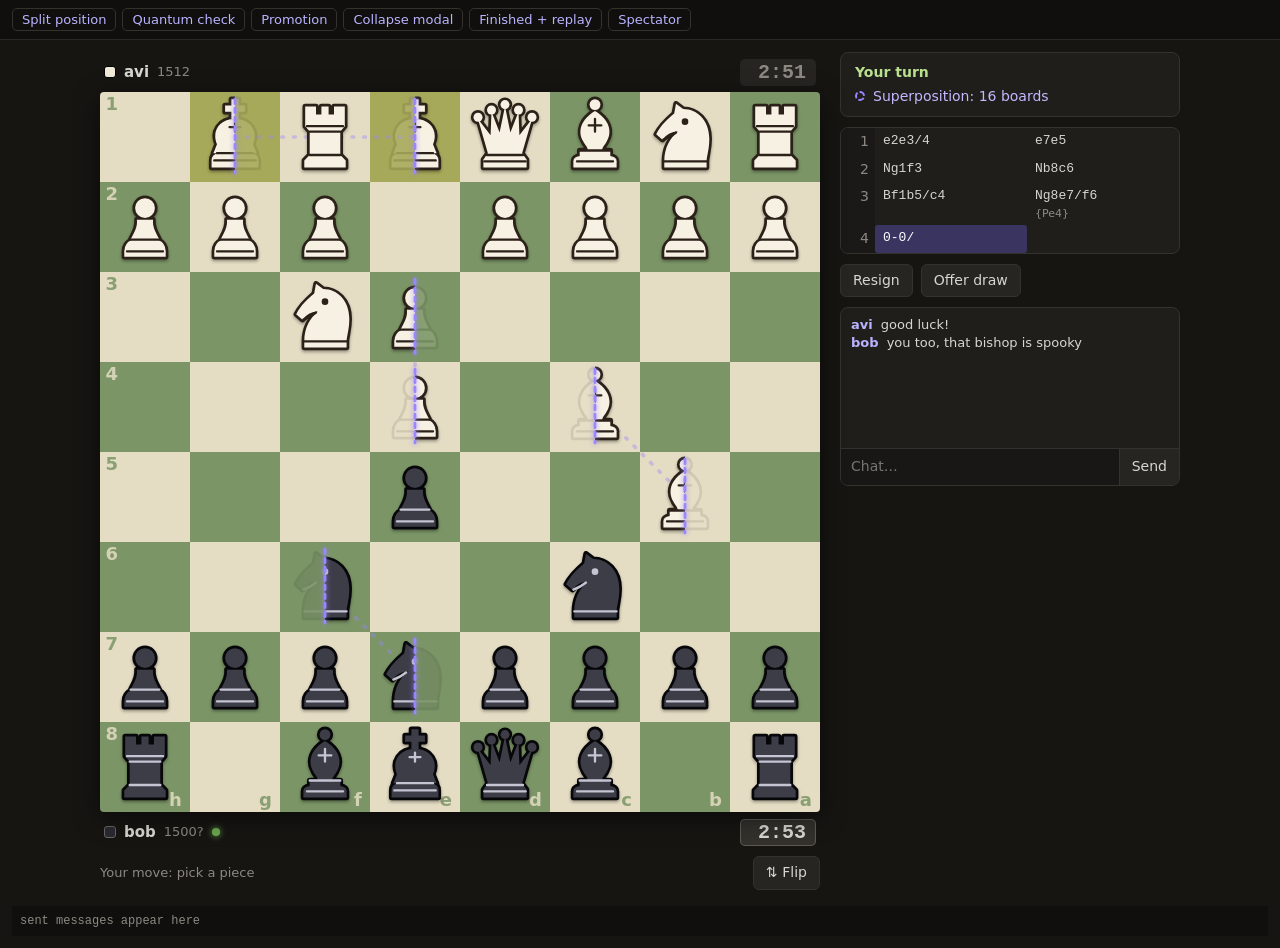
<file: crates/qchess-web/assets/demo.html>
<!doctype html>
<html lang="en"><head><meta charset="utf-8"><meta name="viewport" content="width=device-width,initial-scale=1">
<title>Quantum chess board demo</title>
<link rel="stylesheet" href="board.css">
<style>
 body{margin:0;background:#161512;color:#d8d6d0;font:14px system-ui,sans-serif}
 .demo-bar{display:flex;flex-wrap:wrap;gap:6px;padding:8px 12px;background:#100f0d;border-bottom:1px solid #2a2824}
 .demo-bar a{color:#b9b3ff;border:1px solid #34322d;border-radius:5px;padding:3px 9px;text-decoration:none;font-size:13px}
 .demo-bar button{background:#262522;color:#d8d6d0;border:1px solid #34322d;border-radius:5px;padding:3px 9px;cursor:pointer}
 #log{margin:0 12px 12px;padding:8px;background:#100f0d;color:#8b8982;font:12px ui-monospace,monospace;white-space:pre-wrap;max-height:120px;overflow:auto}
 body.shot .demo-bar,body.shot #log{display:none}
</style></head>
<body>
<div class="demo-bar" id="nav"></div>
<div id="qgame" data-game-id="k3J9xQ2a" data-ws-url="/game/k3J9xQ2a/ws" data-manual></div>
<pre id="log">sent messages appear here</pre>
<script src="board.js"></script>
<script>
(function () {
  const params = new URLSearchParams(location.search);
  const demo = params.get('demo') || 'split';
  if (params.has('shot')) document.body.classList.add('shot');
  const log = document.getElementById('log');
  let nextId = 1;
  const P = (color, kind, ...sq) => ({ id: nextId++, color, split: sq.length > 1,
    halves: sq.map((s) => ({ square: s, kind, alive: true })) });
  const BACK = ['rook', 'knight', 'bishop', 'queen', 'king', 'bishop', 'knight', 'rook'];
  function start() {
    nextId = 1; const out = [];
    'abcdefgh'.split('').forEach((f, i) => { out.push(P('white', BACK[i], f + '1')); out.push(P('white', 'pawn', f + '2'));
      out.push(P('black', BACK[i], f + '8')); out.push(P('black', 'pawn', f + '7')); });
    return out;
  }
  const clone = (x) => JSON.parse(JSON.stringify(x));
  function move(pieces, from, to, to2) {
    pieces = clone(pieces);
    for (const p of pieces) for (const h of p.halves) if (h.square === to) h.alive = false;
    const mv = pieces.find((p) => p.halves.some((h) => h.alive && h.square === from));
    const h = mv.halves.find((x) => x.alive && x.square === from); h.square = to;
    if (to2) { mv.halves.push({ square: to2, kind: h.kind, alive: true }); mv.split = true; }
    return pieces;
  }
  const setSq = (pieces, color, kind, squares) => {
    const p = pieces.find((x) => x.color === color && x.kind === kind && x.halves.some((h) => h.alive));
    return p;
  };
  // ---- the rule-sheet position: e3/4 e5 Nf3 Nc6 Bb5/c4 Ne7/f6 0-0/ ; black to move
  function rulesheet() {
    nextId = 1; const w = 'white', b = 'black', pcs = [];
    ['a', 'b', 'c', 'd', 'f', 'g', 'h'].forEach((f) => pcs.push(P(w, 'pawn', f + '2')));
    pcs.push(P(w, 'pawn', 'e3', 'e4'));
    pcs.push(P(w, 'rook', 'a1'), P(w, 'rook', 'f1'), P(w, 'knight', 'b1'), P(w, 'knight', 'f3'), P(w, 'bishop', 'c1'),
      P(w, 'bishop', 'b5', 'c4'), P(w, 'queen', 'd1'), P(w, 'king', 'g1', 'e1'));
    ['a', 'b', 'c', 'd', 'f', 'g', 'h'].forEach((f) => pcs.push(P(b, 'pawn', f + '7')));
    pcs.push(P(b, 'pawn', 'e5'));
    pcs.push(P(b, 'rook', 'a8'), P(b, 'rook', 'h8'), P(b, 'knight', 'c6'), P(b, 'knight', 'e7', 'f6'), P(b, 'bishop', 'c8'),
      P(b, 'bishop', 'f8'), P(b, 'queen', 'd8'), P(b, 'king', 'e8'));
    return pcs;
  }
  const players = { white: { username: 'avi', rating: 1512, provisional: false }, black: { username: 'bob', rating: 1500, provisional: true } };
  const base = (extra) => Object.assign({
    type: 'state', id: 'k3J9xQ2a', you: 'black', players,
    clock: { initial_ms: 180000, increment_ms: 2000, white_ms: 171234, black_ms: 175000, running: 'black', server_now_ms: Date.now() },
    to_move: 'black', status: { kind: 'ongoing' }, check: 'none', state_count: 16, pieces: rulesheet(),
    targets: { a7: ['a6', 'a5'], b7: ['b6', 'b5'], c7: ['c5'], d7: ['d6', 'd5'], e5: ['e4'], f7: ['f5'], g7: ['g6', 'g5'], h7: ['h6', 'h5'],
      c6: ['a5', 'b4', 'd4', 'b8'], e7: ['g8', 'g6', 'd5', 'f5'], f6: ['e4', 'g4', 'd5', 'h5', 'g8'], h8: ['g8'] },
    last_move: ['g1', 'e1'], draw_offer: null, rated: true,
    moves: [['e2e3/4', []], ['e7e5', []], ['Ng1f3', []], ['Nb8c6', []], ['Bf1b5/c4', []], ['Ng8e7/f6', ['{Pe4}']], ['0-0/', []]]
      .map((m, i) => ({ ply: i + 1, notation: m[0], collapses: m[1] })),
  }, extra || {});

  // ---- finished game with positions (scholar's mate, with a split knight)
  function finished() {
    let p = start(); const positions = [{ pieces: clone(p), last_move: [] }];
    const seq = [['e2', 'e4', 'e2e4'], ['e7', 'e5', 'e7e5'], ['d1', 'h5', 'Qd1h5'], ['b8', 'c6', 'Nb8c6'],
      ['f1', 'c4', 'Bf1c4'], ['g8', 'f6', 'Ng8f6/h6', 'h6'], ['h5', 'f7', 'Qh5xf7']];
    const moves = seq.map((s, i) => {
      p = move(p, s[0], s[1], s[3]); positions.push({ pieces: clone(p), last_move: [s[0], s[1]].concat(s[3] ? [s[3]] : []) });
      return { ply: i + 1, notation: s[2], collapses: i === 6 ? ['{xNf6}'] : [] };
    });
    return base({ you: 'white', status: { kind: 'ended', result: '1-0', termination: 'checkmate' }, to_move: 'black',
      clock: { initial_ms: 180000, increment_ms: 2000, white_ms: 120400, black_ms: 98100, running: null, server_now_ms: Date.now() },
      pieces: clone(p), targets: {}, state_count: 2, check: 'full', last_move: ['h5', 'f7'], moves, positions });
  }
  function quantumCheck() {
    nextId = 1; const w = 'white', b = 'black';
    const pcs = [P(w, 'king', 'g1'), P(w, 'pawn', 'f2'), P(w, 'pawn', 'g2'), P(w, 'pawn', 'h2'), P(w, 'rook', 'd1'), P(w, 'queen', 'e2'),
      P(b, 'king', 'g8'), P(b, 'pawn', 'f7'), P(b, 'pawn', 'g7'), P(b, 'pawn', 'h7'), P(b, 'rook', 'e8'), P(b, 'queen', 'c4', 'a6'),
      P(b, 'bishop', 'b4', 'c5')];
    return base({ you: 'white', to_move: 'white', check: 'quantum', state_count: 6, pieces: pcs, last_move: ['a6', 'c4'],
      clock: { initial_ms: 60000, increment_ms: 0, white_ms: 8400, black_ms: 41000, running: 'white', server_now_ms: Date.now() },
      targets: { g1: ['h1', 'f1'], e2: ['f1', 'e1', 'e3', 'd3', 'c4', 'd2', 'f3'], d1: ['d2', 'd3', 'c1', 'e1', 'b1'], g2: ['g3', 'g4'], h2: ['h3', 'h4'], f2: ['f3', 'f4'] },
      moves: [['e2e4', []], ['e7e5', []], ['Qd1e2', []], ['Qd8a5/c4', []]].map((m, i) => ({ ply: i + 1, notation: m[0], collapses: m[1] })) });
  }
  function promo() {
    nextId = 1; const w = 'white', b = 'black';
    const pcs = [P(w, 'king', 'g1'), P(w, 'pawn', 'e7'), P(w, 'pawn', 'a2'), P(b, 'king', 'g8'), P(b, 'rook', 'd8'), P(b, 'pawn', 'a7')];
    return base({ you: 'white', to_move: 'white', state_count: 1, pieces: pcs, targets: { e7: ['e8', 'd8'], a2: ['a3', 'a4'], g1: ['g2', 'h1', 'h2', 'f1', 'f2'] },
      last_move: ['d7', 'd8'], moves: [], clock: { initial_ms: 300000, increment_ms: 3000, white_ms: 120000, black_ms: 90000, running: 'white', server_now_ms: Date.now() } });
  }

  // ---- fake transport
  function makeTransport() {
    return { cb: null, send(o) { log.textContent = JSON.stringify(o) + '\n' + log.textContent; return true; },
      onMessage(cb) { this.cb = cb; }, push(m) { this.cb && this.cb(m); } };
  }
  let current = null;
  function load(name) {
    if (current) current.destroy();
    const el = document.getElementById('qgame');
    const tr = makeTransport();
    const fx = { split: base, splitmode: base, default: base, check: quantumCheck, promo, finished, collapse: base, spectator: () => base({ you: null }) }[name] || base;
    current = QChess.mount(el, { transport: tr });
    const st = typeof fx === 'function' ? fx() : fx;
    tr.push(st);
    tr.push({ type: 'chat', user: 'avi', text: 'good luck!', ts: Date.now() });
    tr.push({ type: 'chat', user: 'bob', text: 'you too, that bishop is spooky', ts: Date.now() });
    if (name === 'collapse') tr.push({ type: 'choose_collapse', notation: 'Nf6d5/', options: ['{xPd5}', '{Nd5}', '{Pd6}'] });
    return { tr, el };
  }
  window.__load = load;
  const nav = document.getElementById('nav');
  [['split', 'Split position'], ['check', 'Quantum check'], ['promo', 'Promotion'], ['collapse', 'Collapse modal'], ['finished', 'Finished + replay'], ['spectator', 'Spectator']]
    .forEach(([k, t]) => { const a = document.createElement('a'); a.href = '?demo=' + k; a.textContent = t; nav.appendChild(a); });
  const { el } = load(demo);
  const click = (sq) => el.querySelector('[data-sq="' + sq + '"]').dispatchEvent(new MouseEvent('click', { bubbles: true }));
  const btn = (a) => el.querySelector('[data-action="' + a + '"]').click();
  if (params.get('script') === 'split' || demo === 'splitmode') { btn('split'); click('e7'); click('d5'); }
  if (params.get('script') === 'splitnormal') { btn('split'); click('d7'); click('d5'); }
  if (params.get('script') === 'promo') { btn('split'); click('e7'); click('e8'); }
  if (params.get('script') === 'promo2') { btn('split'); click('e7'); click('e8'); click('e8'); }
  if (params.get('script') === 'hover') { el.querySelector('[data-sq="e7"]').dispatchEvent(new MouseEvent('mouseover', { bubbles: true })); }
  if (params.get('script') === 'select') { click('f6'); }
  if (params.get('script') === 'replay') { btn('go'); }
})();
</script></body></html>
</file>
<file: crates/qchess-web/assets/board.css>
/* Quantum chess board UI styles. Self-contained; dark theme. */
.qc-root {
  --bg: #161512; --panel: #1f1e1b; --panel2: #262522; --line: #34322d; --text: #d8d6d0; --muted: #8b8982;
  --light: #e4dcc3; --dark: #7b9566; --q: #9a86ff; --q-soft: rgba(154, 134, 255, .22);
  --last: rgba(236, 200, 70, .38); --good: #6aa84f; --bad: #d9534f;
  --bs: min(calc(100vh - 170px), calc(100vw - 420px), 720px);
  display: flex; gap: 20px; align-items: flex-start; justify-content: center; position: relative;
  color: var(--text); font: 14px/1.4 system-ui, -apple-system, "Segoe UI", Roboto, sans-serif;
  padding: 12px; box-sizing: border-box;
}
.qc-root * { box-sizing: border-box; }
.qc-root a { color: inherit; text-decoration: none; }
.qc-root a:hover { text-decoration: underline; }
.qc-root button { font: inherit; color: inherit; cursor: pointer; background: var(--panel2); border: 1px solid var(--line);
  border-radius: 6px; padding: 6px 12px; }
.qc-root button:hover:not(:disabled) { background: #302f2b; border-color: #4a4841; }
.qc-root button:disabled { opacity: .45; cursor: default; }
.qc-root button:focus-visible, .qc-root .qc-sq:focus-visible, .qc-root .qc-mv:focus-visible { outline: 2px solid var(--q); outline-offset: 1px; }

.qc-boardcol { width: var(--bs); min-width: 300px; flex: none; }
.qc-boardwrap { position: relative; border-radius: 4px; overflow: hidden; box-shadow: 0 6px 24px rgba(0,0,0,.5); }
.qc-board { display: block; width: 100%; height: auto; user-select: none; -webkit-user-select: none; touch-action: manipulation; }
.qc-sq.light { fill: var(--light); } .qc-sq.dark { fill: var(--dark); }
.qc-sq { cursor: default; outline: none; }
.qc-board.interactive .qc-sq { cursor: pointer; }
.qc-sq:focus-visible { stroke: var(--q); stroke-width: 6; }
.qc-ov { pointer-events: none; }
.qc-last { fill: var(--last); }
.qc-sel { fill: rgba(154, 134, 255, .45); }
.qc-sel2 { fill: rgba(154, 134, 255, .3); }
.qc-pick { fill: rgba(154, 134, 255, .25); stroke: var(--q); stroke-width: 5; animation: qc-pulse 1.1s ease-in-out infinite; }
.qc-qcheck { fill: none; stroke: #e5382f; stroke-width: 5; stroke-dasharray: 9 8; }
.qc-coord { font: 700 20px system-ui, sans-serif; opacity: .85; }
.qc-coord.on-dark { fill: var(--light); } .qc-coord.on-light { fill: var(--dark); }
.qc-dot { fill: rgba(20, 20, 30, .32); }
.qc-cap { fill: none; stroke: rgba(20, 20, 30, .38); stroke-width: 9; }
.qc-first { fill: var(--q-soft); stroke: var(--q); stroke-width: 5; stroke-dasharray: 3 7; stroke-linecap: round; }
.qc-firstn { fill: var(--q); font: 800 26px system-ui, sans-serif; }

/* pieces */
.qc-glyph .o { stroke-width: 6; stroke-linejoin: round; stroke-linecap: round; }
.qc-glyph .d { fill: none; stroke-width: 2.6; stroke-linecap: round; color: inherit; }
.c-white .o { fill: #2b2118; stroke: #2b2118; } .c-white .f { fill: #f7f1e3; stroke: none; }
.c-white .d { stroke: #2b2118; color: #2b2118; }
.c-black .o { fill: #07070a; stroke: #07070a; } .c-black .f { fill: #3d3d48; stroke: none; }
.c-black .d { stroke: #c4c4d2; color: #c4c4d2; }
.qc-piece .qc-body { filter: drop-shadow(0 2px 1.5px rgba(0,0,0,.35)); }
.qc-ghost { opacity: .1; }
.qc-cut { stroke: var(--q); stroke-width: 3; stroke-dasharray: 5 5; stroke-linecap: round; filter: drop-shadow(0 0 3px var(--q)); }
.qc-badge rect { stroke-width: 2.5; }
.qc-badge text { font: 800 17px system-ui, sans-serif; }
.qc-badge.c-white rect { fill: #f7f1e3; stroke: #2b2118; } .qc-badge.c-white text { fill: #2b2118; }
.qc-badge.c-black rect { fill: #1b1b22; stroke: #c4c4d2; } .qc-badge.c-black text { fill: #e8e8f0; }
.qc-badge.q rect { stroke: var(--q); }
.qc-ring { fill: var(--q-soft); stroke: var(--q); stroke-width: 3.5; stroke-dasharray: 10 6; filter: drop-shadow(0 0 5px var(--q));
  transform-box: fill-box; transform-origin: center; animation: qc-spin 24s linear infinite; }
.qc-link { stroke: var(--q); stroke-width: 4; stroke-dasharray: 2 11; stroke-linecap: round; opacity: .4; }
.qc-hlink { stroke: var(--q); stroke-width: 6; stroke-dasharray: 2 12; stroke-linecap: round; opacity: .95; filter: drop-shadow(0 0 4px var(--q)); }
.qc-twin { fill: rgba(154, 134, 255, .35); }
.qc-twinring { fill: none; stroke: var(--q); stroke-width: 6; filter: drop-shadow(0 0 6px var(--q)); }
@keyframes qc-spin { to { transform: rotate(360deg); } }
@keyframes qc-pulse { 50% { fill: rgba(154, 134, 255, .5); } }
@media (prefers-reduced-motion: reduce) { .qc-ring, .qc-pick { animation: none; } }

/* player bars */
.qc-player { display: flex; align-items: center; gap: 8px; height: 40px; padding: 0 4px; }
.qc-chip { width: 12px; height: 12px; border-radius: 3px; border: 1px solid #000; flex: none; }
.qc-chip.white { background: #f1ead8; } .qc-chip.black { background: #2a2a31; border-color: #666; }
.qc-name { font-weight: 600; font-size: 15px; } .qc-name.anon { color: var(--muted); }
.qc-rating { color: var(--muted); font-size: 13px; }
.qc-turn { width: 8px; height: 8px; border-radius: 50%; background: var(--good); box-shadow: 0 0 6px var(--good); }
.qc-clock { margin-left: auto; font: 600 20px ui-monospace, "SF Mono", Menlo, Consolas, monospace; background: var(--panel2);
  padding: 2px 10px; border-radius: 5px; min-width: 76px; text-align: right; color: var(--muted); }
.qc-clock.run { color: var(--text); background: #33312c; }
.qc-clock.low { background: #6e1f1c; color: #fff; }
.qc-player.turn .qc-clock.run:not(.low) { box-shadow: inset 0 0 0 1px #5d5a52; }

.qc-bar { display: flex; align-items: center; gap: 8px; min-height: 38px; padding: 4px 0; }
.qc-hint { color: var(--muted); flex: 1; font-size: 13px; }
.qc-only { border-color: var(--q); color: #cfc6ff; }
.qc-promo { position: absolute; left: 50%; top: 50%; transform: translate(-50%, -50%); background: rgba(22,21,18,.96);
  border: 1px solid var(--q); border-radius: 10px; padding: 10px 12px; box-shadow: 0 8px 30px #000a; z-index: 3; text-align: center; }
.qc-promo[hidden], .qc-modal[hidden] { display: none; }
.qc-promo-t { margin-bottom: 6px; font-weight: 600; }
.qc-promo-row { display: flex; gap: 6px; }
.qc-promo-row button { width: 64px; height: 64px; padding: 2px; background: var(--dark); border-color: var(--dark); }
.qc-promo-row button:hover:not(:disabled) { background: var(--light); }
.qc-promo-row svg { width: 100%; height: 100%; }

/* side panel */
.qc-side { width: 340px; flex: none; display: flex; flex-direction: column; gap: 10px; }
.qc-status { background: var(--panel); border: 1px solid var(--line); border-radius: 8px; padding: 10px 14px; min-height: 44px; display: flex; flex-direction: column; gap: 4px; }
.qc-line small, .qc-banner small { display: block; color: var(--muted); font-size: 12px; font-weight: 400; }
.qc-turnline { font-weight: 600; } .qc-turnline.mine { color: #b9e08f; }
.qc-check { color: #ff8a80; font-weight: 700; } .qc-check.q { color: #ffab91; }
.qc-super { color: #c4b9ff; display: flex; align-items: center; gap: 8px; }
.qc-super i, .qc-offline i { width: 10px; height: 10px; border-radius: 50%; border: 2px dashed var(--q); flex: none; }
.qc-offline { color: #f0b429; } .qc-offline i { border-color: #f0b429; animation: qc-spin 2s linear infinite; }
.qc-banner { font-size: 20px; font-weight: 700; text-align: center; padding: 4px 0; }
.qc-toast { background: #4a1f1d; color: #ffd0cc; border-radius: 5px; padding: 5px 8px; font-size: 13px; }
.qc-moves { background: var(--panel); border: 1px solid var(--line); border-radius: 8px; max-height: 280px; min-height: 80px; overflow-y: auto;
  display: grid; grid-template-columns: 34px 1fr 1fr; align-content: start; font-size: 14px; }
.qc-n { color: var(--muted); background: #1a1917; padding: 4px 6px; text-align: right; }
.qc-mv { padding: 4px 8px; cursor: pointer; font-family: ui-monospace, Menlo, Consolas, monospace; font-size: 13px; border-radius: 3px; }
.qc-mv:hover { background: #2b2a26; } .qc-mv.cur { background: #3a3560; color: #fff; }
.qc-coll { display: block; color: #8d8b84; font-size: 11px; font-family: system-ui, sans-serif; }
.qc-empty { grid-column: 1 / -1; padding: 12px; color: var(--muted); }
.qc-replay { display: flex; gap: 6px; align-items: center; justify-content: center; }
.qc-replay[hidden] { display: none; }
.qc-replay button { min-width: 44px; }
.qc-ply { color: var(--muted); min-width: 60px; text-align: center; font-variant-numeric: tabular-nums; }
/* Looking at an earlier move while the game goes on. */
.qc-replay.behind .qc-ply { color: var(--q); font-weight: 600; }
.qc-replay.behind button[data-to="last"] { border-color: var(--q); color: var(--q); }
.qc-buttons { display: flex; flex-wrap: wrap; gap: 8px; align-items: center; }
.qc-buttons:empty { display: none; }
.qc-buttons .danger { background: #7a2723; border-color: #a33; } .qc-buttons .danger-o:hover { border-color: #a33 !important; }
.qc-buttons .good { background: #365c27; border-color: #4f8a38; }
.qc-confirm { color: #ff9a92; }
.qc-chat { background: var(--panel); border: 1px solid var(--line); border-radius: 8px; display: flex; flex-direction: column; overflow: hidden; }
.qc-chat[hidden] { display: none; }
.qc-chatlog { height: 140px; overflow-y: auto; padding: 8px 10px; font-size: 13px; word-break: break-word; }
.qc-chatlog b { color: #b9b3ff; margin-right: 4px; }
.qc-chatform { display: flex; border-top: 1px solid var(--line); }
.qc-chatform input { flex: 1; min-width: 0; background: #181715; color: var(--text); border: 0; padding: 8px 10px; font: inherit; }
.qc-chatform input:focus { outline: 2px solid var(--q); outline-offset: -2px; }
.qc-chatform button { border: 0; border-radius: 0; border-left: 1px solid var(--line); }

/* collapse modal */
.qc-modal { position: fixed; inset: 0; background: rgba(0,0,0,.6); display: flex; align-items: center; justify-content: center; z-index: 50; }
.qc-dialog { background: var(--panel); border: 1px solid var(--q); border-radius: 12px; padding: 18px 20px; width: min(420px, 92vw); box-shadow: 0 0 40px var(--q-soft), 0 10px 40px #000; }
.qc-dialog h3 { margin: 0 0 6px; color: #cfc6ff; }
.qc-dialog p { margin: 4px 0; color: var(--muted); }
.qc-mono { font-family: ui-monospace, Menlo, monospace; color: var(--text) !important; }
.qc-opts { display: flex; flex-direction: column; gap: 8px; margin: 12px 0; }
.qc-opts button { display: flex; justify-content: space-between; align-items: center; padding: 10px 14px; font-size: 15px; text-align: left; }
.qc-opts button code { color: var(--muted); font-size: 12px; }
.qc-opts button:hover { border-color: var(--q) !important; }
.qc-link-btn { background: none !important; border: 0 !important; color: var(--muted); padding: 2px 0 !important; }

@media (max-width: 800px) {
  .qc-root { flex-direction: column; align-items: stretch; padding: 8px; gap: 10px; --bs: 100%; }
  .qc-boardcol { width: 100%; min-width: 0; }
  .qc-side { width: 100%; }
  .qc-moves { max-height: 180px; }
  .qc-hint { font-size: 12px; }
}
</file>
